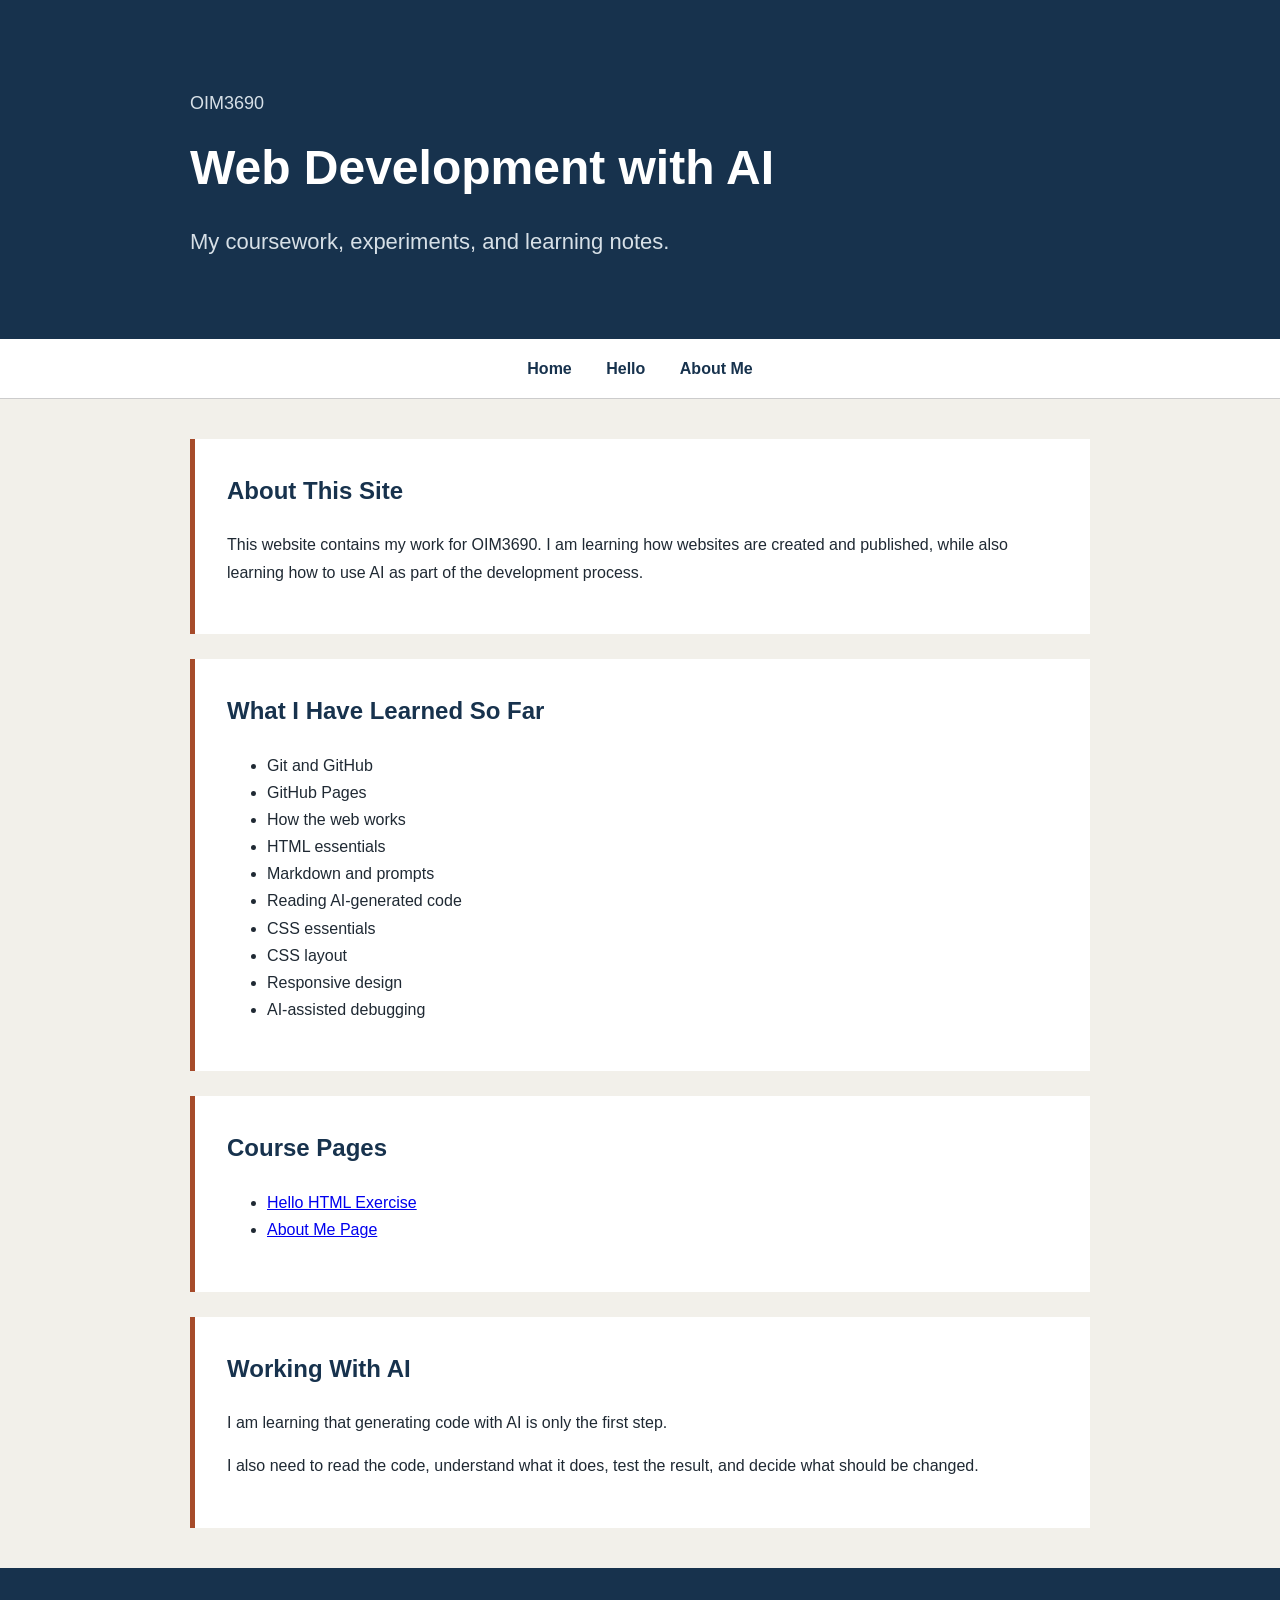
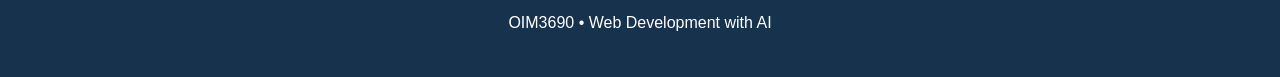
<file: index.html>
<!DOCTYPE html>
<html lang="en">

<head>
    <meta charset="UTF-8">
    <meta name="viewport" content="width=device-width, initial-scale=1.0">

    <title>OIM3690</title>

    <link rel="stylesheet" href="css/styles.css">
</head>

<body>

    <header>

        <div class="header-content">

            <p>OIM3690</p>

            <h1>Web Development with AI</h1>

            <p class="tagline">
                My coursework, experiments, and learning notes.
            </p>

        </div>

    </header>


    <nav>
        <a href="index.html">Home</a>
        <a href="hello.html">Hello</a>
        <a href="about-me.html">About Me</a>
    </nav>


    <main>

        <section>

            <h2>About This Site</h2>

            <p>
                This website contains my work for OIM3690.
                I am learning how websites are created and published,
                while also learning how to use AI as part of the
                development process.
            </p>

        </section>


        <section>

            <h2>What I Have Learned So Far</h2>

            <ul>
                <li>Git and GitHub</li>
                <li>GitHub Pages</li>
                <li>How the web works</li>
                <li>HTML essentials</li>
                <li>Markdown and prompts</li>
                <li>Reading AI-generated code</li>
                <li>CSS essentials</li>
                <li>CSS layout</li>
                <li>Responsive design</li>
                <li>AI-assisted debugging</li>
            </ul>

        </section>


        <section>

            <h2>Course Pages</h2>

            <ul>

                <li>
                    <a href="hello.html">
                        Hello HTML Exercise
                    </a>
                </li>

                <li>
                    <a href="about-me.html">
                        About Me Page
                    </a>
                </li>

            </ul>

        </section>


        <section>

            <h2>Working With AI</h2>

            <p>
                I am learning that generating code with AI is only
                the first step.
            </p>

            <p>
                I also need to read the code, understand what it does,
                test the result, and decide what should be changed.
            </p>

        </section>

    </main>


    <footer>
        <p>OIM3690 • Web Development with AI</p>
    </footer>

</body>

</html>
</file>
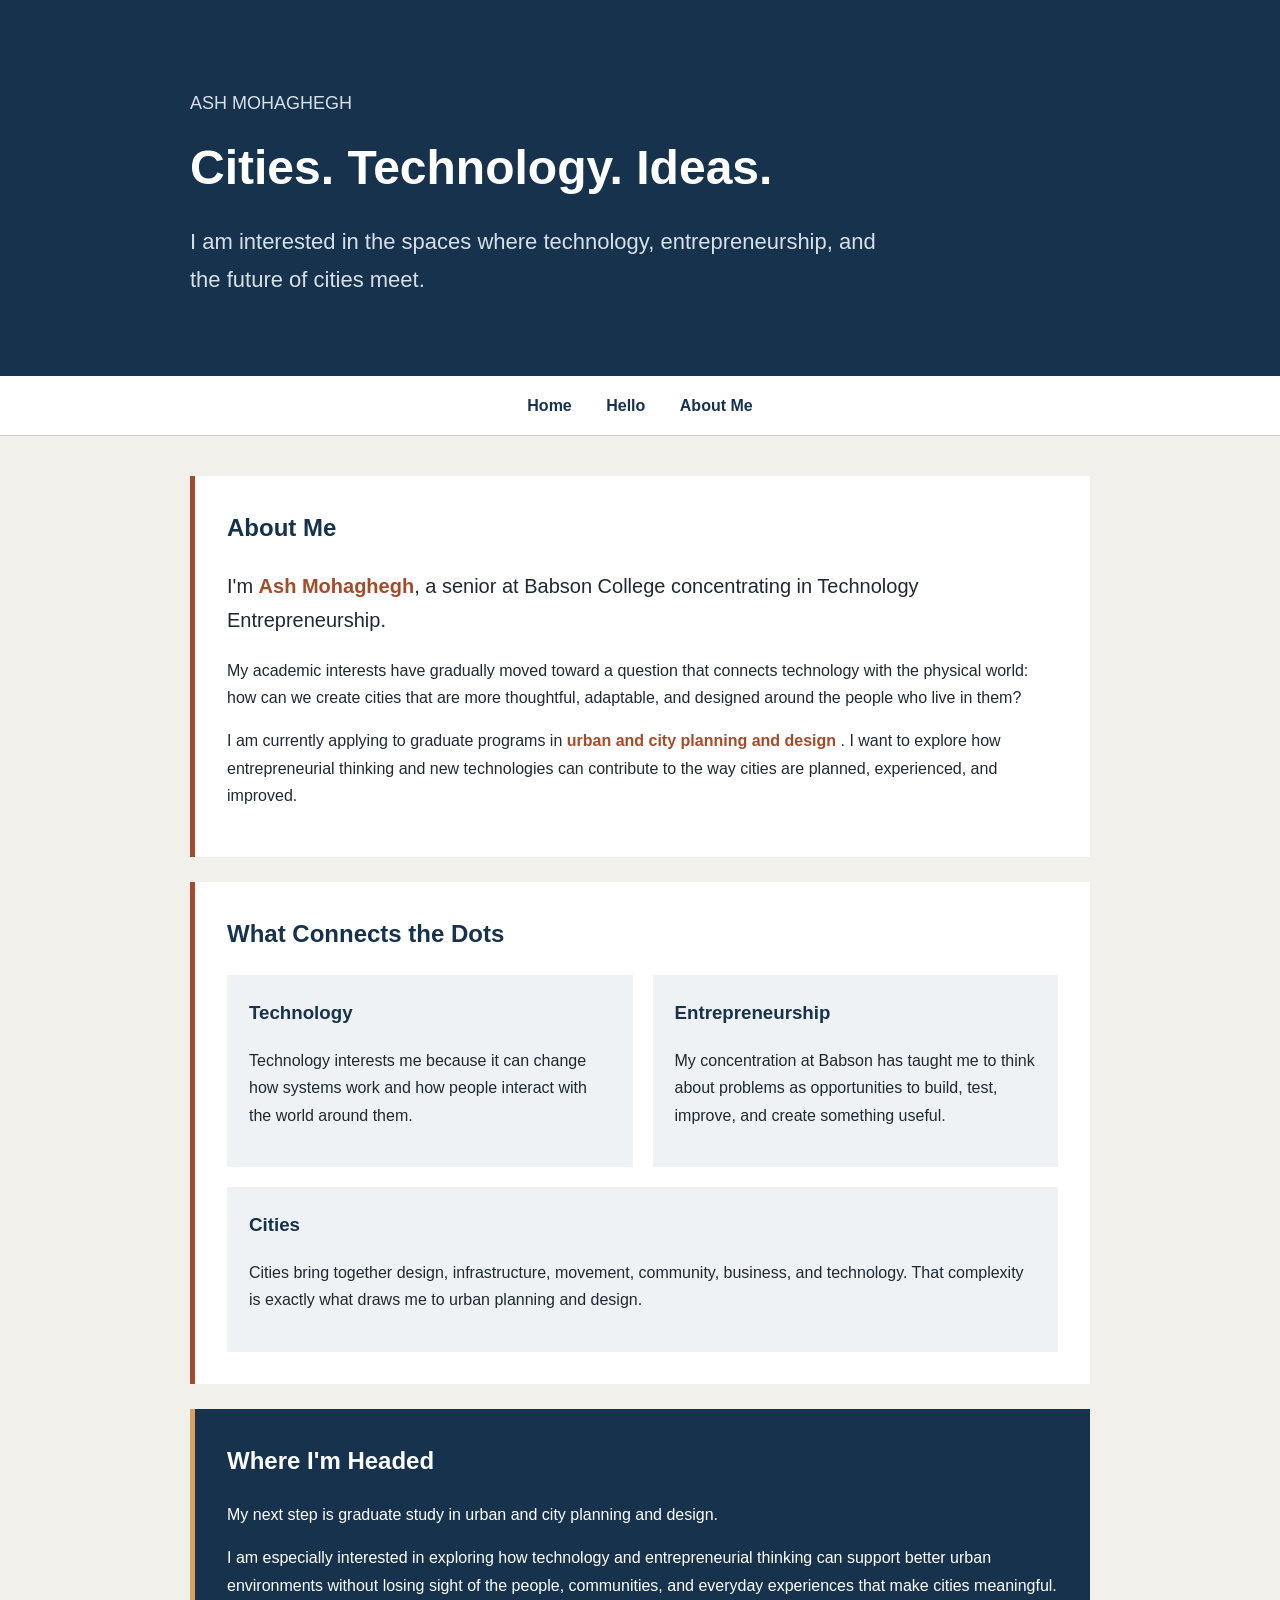
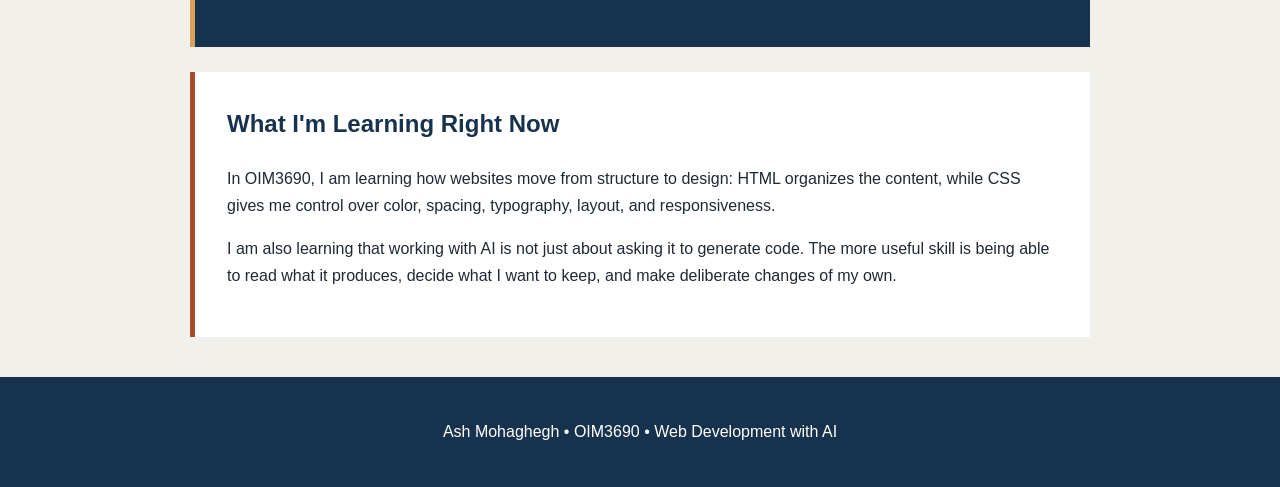
<file: about-me.html>
<!DOCTYPE html>
<html lang="en">

<head>
    <meta charset="UTF-8">
    <meta name="viewport" content="width=device-width, initial-scale=1.0">

    <title>About Ash Mohaghegh</title>

    <link rel="stylesheet" href="css/styles.css">
</head>

<body>

    <header>

        <div class="header-content">

            <p>ASH MOHAGHEGH</p>

            <h1>Cities. Technology. Ideas.</h1>

            <p class="tagline">
                I am interested in the spaces where technology,
                entrepreneurship, and the future of cities meet.
            </p>

        </div>

    </header>


    <nav>
        <a href="index.html">Home</a>
        <a href="hello.html">Hello</a>
        <a href="about-me.html">About Me</a>
    </nav>


    <main>

        <section>

            <h2>About Me</h2>

            <p class="intro">
                I'm <span class="highlight">Ash Mohaghegh</span>,
                a senior at Babson College concentrating in
                Technology Entrepreneurship.
            </p>

            <p>
                My academic interests have gradually moved toward a
                question that connects technology with the physical
                world: how can we create cities that are more thoughtful,
                adaptable, and designed around the people who live in them?
            </p>

            <p>
                I am currently applying to graduate programs in
                <span class="highlight">
                    urban and city planning and design
                </span>.
                I want to explore how entrepreneurial thinking and new
                technologies can contribute to the way cities are planned,
                experienced, and improved.
            </p>

        </section>


        <section>

            <h2>What Connects the Dots</h2>

            <div class="path">

                <div class="path-card">

                    <h3>Technology</h3>

                    <p>
                        Technology interests me because it can change
                        how systems work and how people interact with
                        the world around them.
                    </p>

                </div>


                <div class="path-card">

                    <h3>Entrepreneurship</h3>

                    <p>
                        My concentration at Babson has taught me to
                        think about problems as opportunities to build,
                        test, improve, and create something useful.
                    </p>

                </div>


                <div class="path-card">

                    <h3>Cities</h3>

                    <p>
                        Cities bring together design, infrastructure,
                        movement, community, business, and technology.
                        That complexity is exactly what draws me to
                        urban planning and design.
                    </p>

                </div>

            </div>

        </section>


        <section class="current-focus">

            <h2>Where I'm Headed</h2>

            <p>
                My next step is graduate study in urban and city
                planning and design.
            </p>

            <p>
                I am especially interested in exploring how technology
                and entrepreneurial thinking can support better urban
                environments without losing sight of the people,
                communities, and everyday experiences that make cities
                meaningful.
            </p>

        </section>


        <section>

            <h2>What I'm Learning Right Now</h2>

            <p>
                In OIM3690, I am learning how websites move from
                structure to design: HTML organizes the content,
                while CSS gives me control over color, spacing,
                typography, layout, and responsiveness.
            </p>

            <p>
                I am also learning that working with AI is not just
                about asking it to generate code. The more useful skill
                is being able to read what it produces, decide what I
                want to keep, and make deliberate changes of my own.
            </p>

        </section>

    </main>


    <footer>
        <p>Ash Mohaghegh • OIM3690 • Web Development with AI</p>
    </footer>

</body>

</html>
</file>
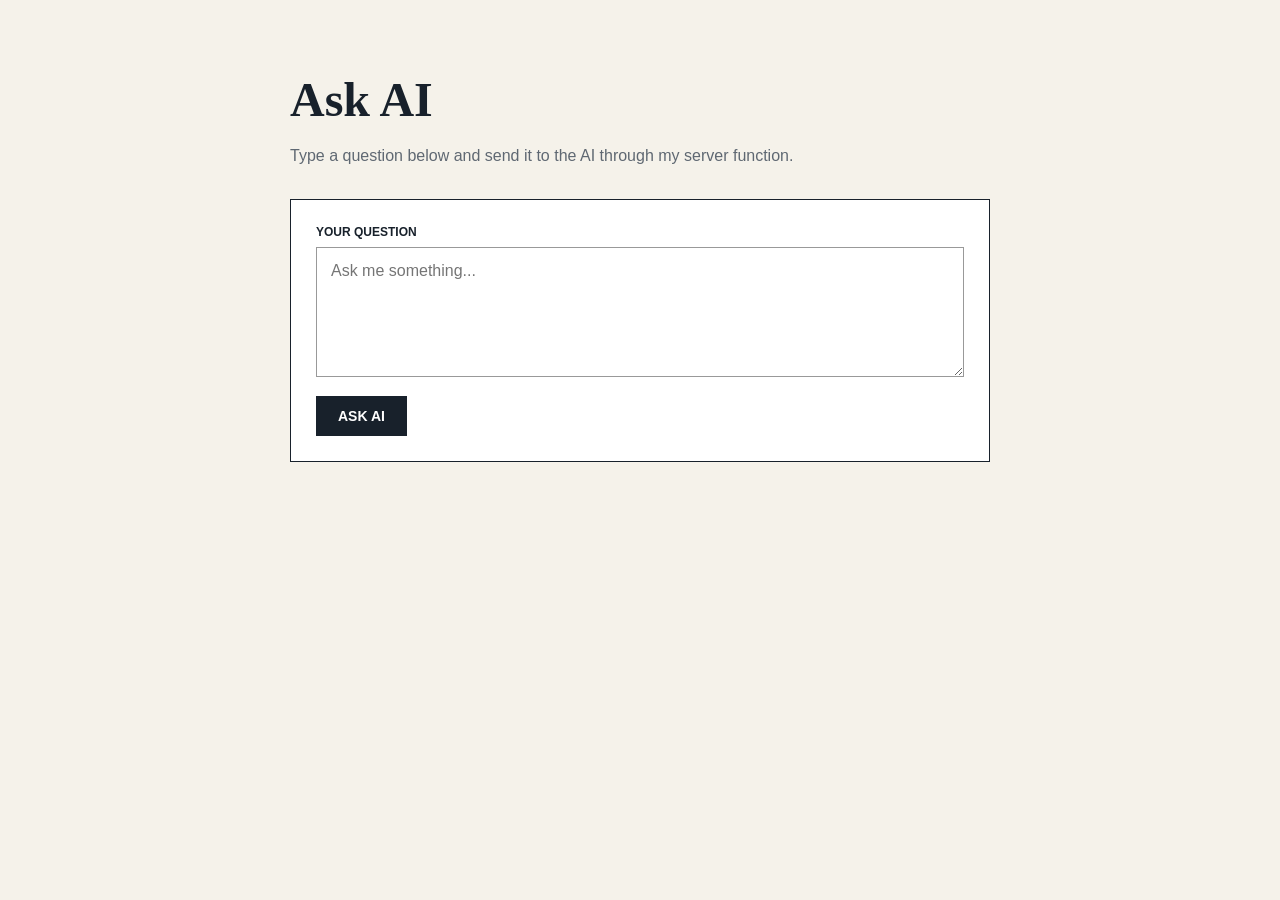
<file: ai-chat.html>
<!DOCTYPE html>
<html lang="en">

<head>
    <meta charset="UTF-8">

    <meta
        name="viewport"
        content="width=device-width, initial-scale=1.0"
    >

    <title>Ask AI</title>

    <style>
        * {
            box-sizing: border-box;
        }

        body {
            margin: 0;
            padding: 40px 20px;

            background: #f5f2ea;
            color: #18212b;

            font-family: Arial, Helvetica, sans-serif;
        }

        main {
            max-width: 700px;
            margin: 0 auto;
        }

        h1 {
            margin-bottom: 10px;

            font-family: Georgia, "Times New Roman", serif;
            font-size: 48px;
        }

        .intro {
            margin-bottom: 30px;
            color: #5f6872;
            line-height: 1.6;
        }

        form {
            padding: 25px;

            border: 1px solid #18212b;
            background: white;
        }

        label {
            display: block;

            margin-bottom: 8px;

            font-size: 12px;
            font-weight: bold;
        }

        textarea {
            width: 100%;
            min-height: 130px;

            padding: 14px;

            border: 1px solid #999;

            font-family: Arial, Helvetica, sans-serif;
            font-size: 16px;

            resize: vertical;
        }

        button {
            margin-top: 15px;
            padding: 12px 22px;

            border: 0;

            background: #18212b;
            color: white;

            font-size: 14px;
            font-weight: bold;

            cursor: pointer;
        }

        button:disabled {
            opacity: 0.6;
            cursor: not-allowed;
        }

        #answer {
            margin-top: 30px;
            padding: 25px;

            border: 1px solid #c9c9c9;
            background: white;

            line-height: 1.7;

            white-space: pre-wrap;
        }

        .hidden {
            display: none;
        }

        .error {
            color: #a12f2f;
        }
    </style>
</head>


<body>

    <main>

        <h1>Ask AI</h1>

        <p class="intro">
            Type a question below and send it to
            the AI through my server function.
        </p>


        <form id="ask-form">

            <label for="question">
                YOUR QUESTION
            </label>

            <textarea
                id="question"
                name="question"
                placeholder="Ask me something..."
                required
            ></textarea>


            <button
                id="ask-button"
                type="submit"
            >
                ASK AI
            </button>

        </form>


        <section
            id="answer"
            class="hidden"
            aria-live="polite"
        ></section>

    </main>


    <script>
        const form =
            document.querySelector("#ask-form");

        const questionInput =
            document.querySelector("#question");

        const button =
            document.querySelector("#ask-button");

        const answerBox =
            document.querySelector("#answer");


        form.addEventListener(
            "submit",
            async function(event) {

                event.preventDefault();


                const question =
                    questionInput.value.trim();


                if (question === "") {
                    return;
                }


                button.disabled = true;

                button.textContent =
                    "ASKING...";


                answerBox.classList.remove(
                    "hidden",
                    "error"
                );

                answerBox.textContent =
                    "Thinking...";


                try {

                    const response =
                        await fetch(
                            "/api/ask",
                            {
                                method: "POST",

                                headers: {
                                    "Content-Type":
                                        "application/json"
                                },

                                body:
                                    JSON.stringify({
                                        question: question
                                    })
                            }
                        );


                    const data =
                        await response.json();


                    if (!response.ok) {

                        throw new Error(
                            data.error ||
                            "The request failed."
                        );
                    }


                    answerBox.textContent =
                        data.answer;


                } catch (error) {

                    console.error(error);


                    answerBox.classList.add(
                        "error"
                    );


                    answerBox.textContent =
                        "Sorry, the AI could not answer right now.";
                }


                button.disabled = false;

                button.textContent =
                    "ASK AI";
            }
        );
    </script>

</body>

</html>
</file>
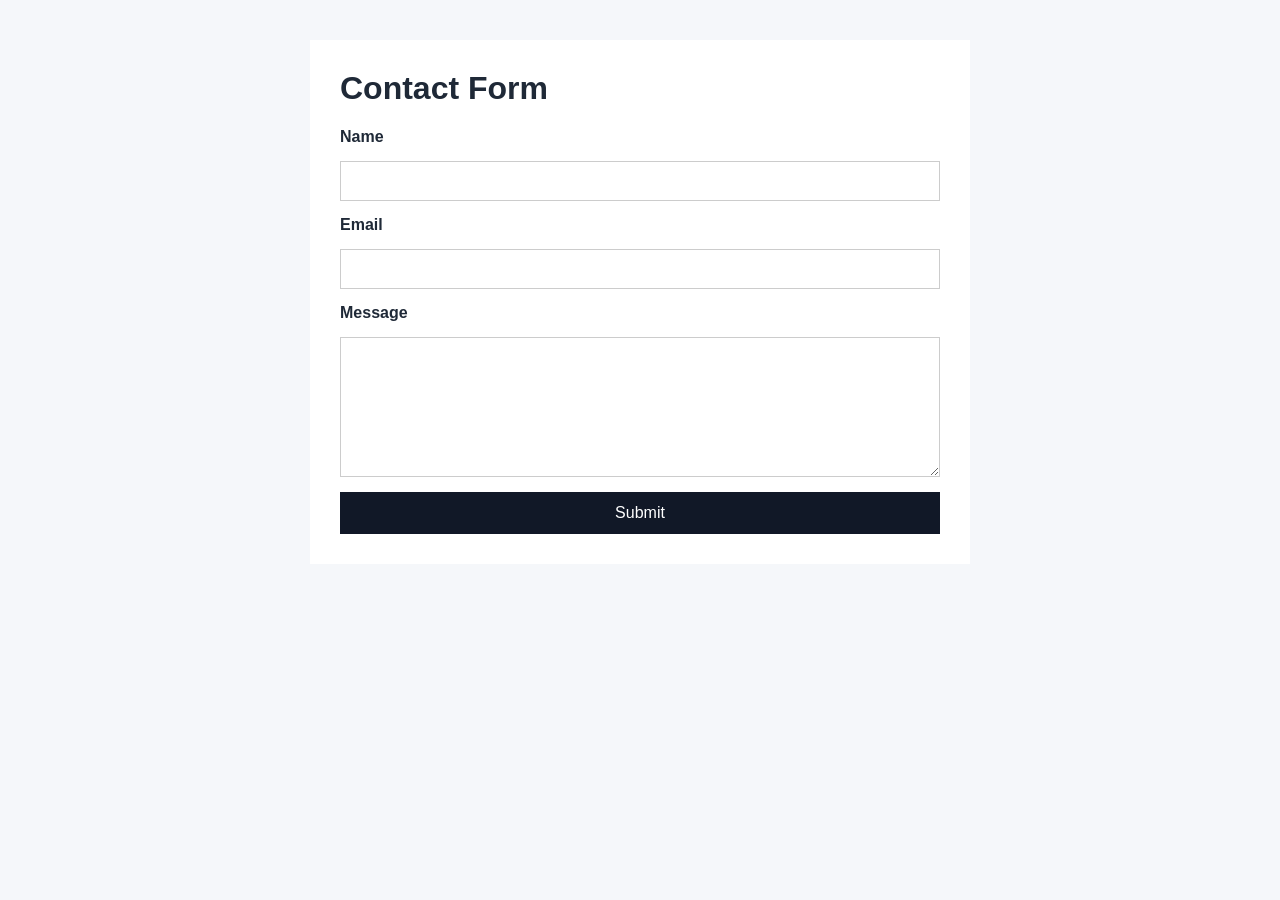
<file: contact.html>
<!DOCTYPE html>
<html lang="en">

<head>
    <meta charset="UTF-8">
    <meta name="viewport" content="width=device-width, initial-scale=1.0">

    <title>Contact Form</title>

    <style>
        body {
            font-family: Arial, Helvetica, sans-serif;
            background-color: #f5f7fa;
            color: #1f2937;
            margin: 0;
            padding: 40px 20px;
        }

        main {
            max-width: 600px;
            margin: 0 auto;
            background-color: white;
            padding: 30px;
        }

        h1 {
            margin-top: 0;
        }

        form {
            display: flex;
            flex-direction: column;
            gap: 15px;
        }

        label {
            font-weight: bold;
        }

        input,
        textarea {
            width: 100%;
            padding: 10px;
            box-sizing: border-box;
            font: inherit;
            border: 1px solid #cccccc;
        }

        textarea {
            min-height: 140px;
        }

        button {
            background-color: #111827;
            color: white;
            border: none;
            padding: 12px 18px;
            font: inherit;
            cursor: pointer;
        }

        button:hover {
            background-color: #374151;
        }
    </style>
</head>

<body>

    <main>

        <h1>Contact Form</h1>

        <form>

            <label for="name">Name</label>
            <input
                type="text"
                id="name"
                name="name"
                required
            >

            <label for="email">Email</label>
            <input
                type="email"
                id="email"
                name="email"
                required
            >

            <label for="message">Message</label>
            <textarea
                id="message"
                name="message"
                required
            ></textarea>

            <button type="submit">
                Submit
            </button>

        </form>

    </main>

</body>

</html>
</file>
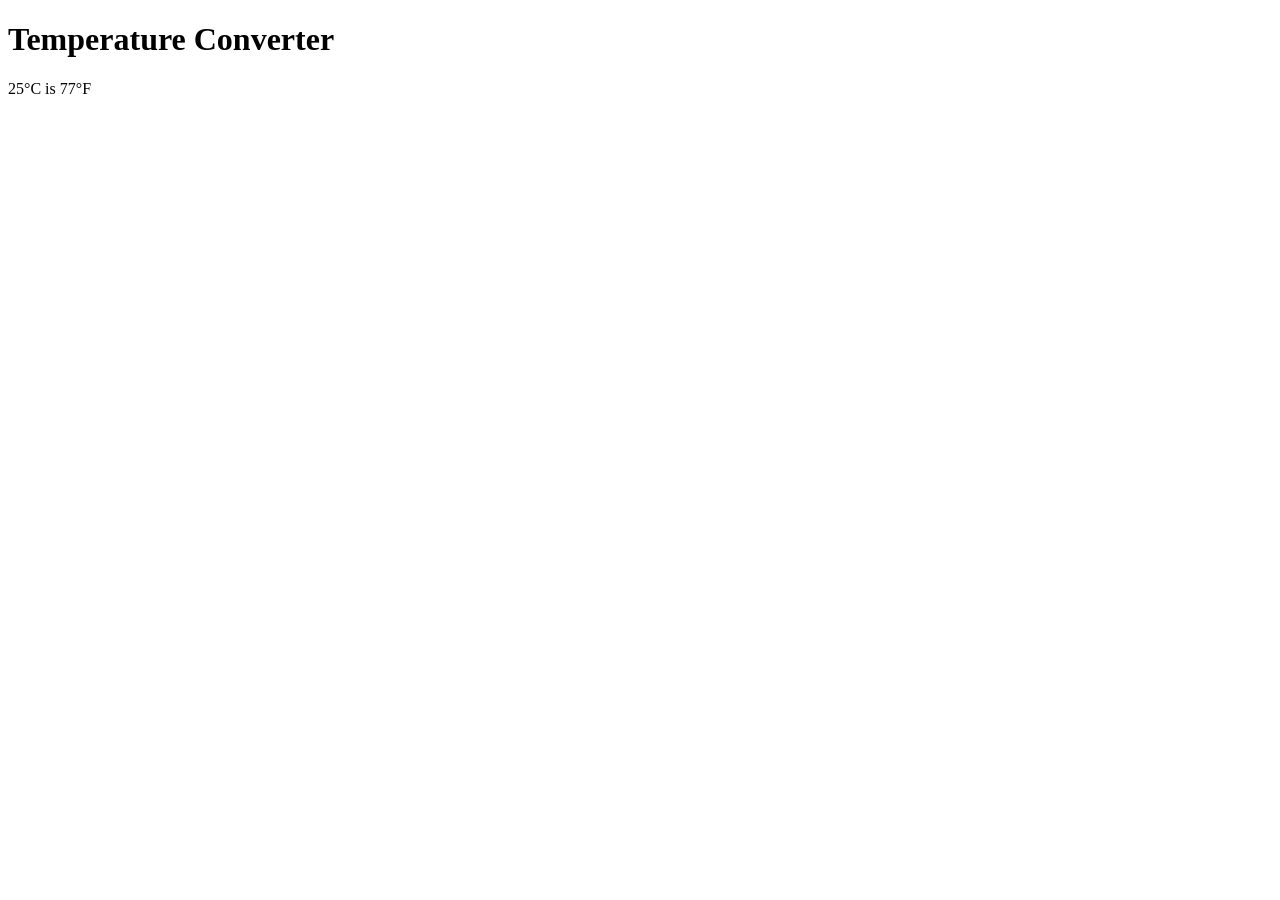
<file: converter.html>
<!DOCTYPE html>
<html lang="en">

<head>
    <meta charset="UTF-8">
    <meta name="viewport" content="width=device-width, initial-scale=1.0">

    <title>Temperature Converter</title>
</head>

<body>

    <h1>Temperature Converter</h1>

    <p id="result"></p>

    <script>
        function toFahrenheit(celsius) {
            return (celsius * 9 / 5) + 32;
        }

        const celsius = 25;
        const fahrenheit = toFahrenheit(celsius);

        document.querySelector("#result").textContent =
            celsius + "°C is " + fahrenheit + "°F";
    </script>

</body>

</html>
</file>
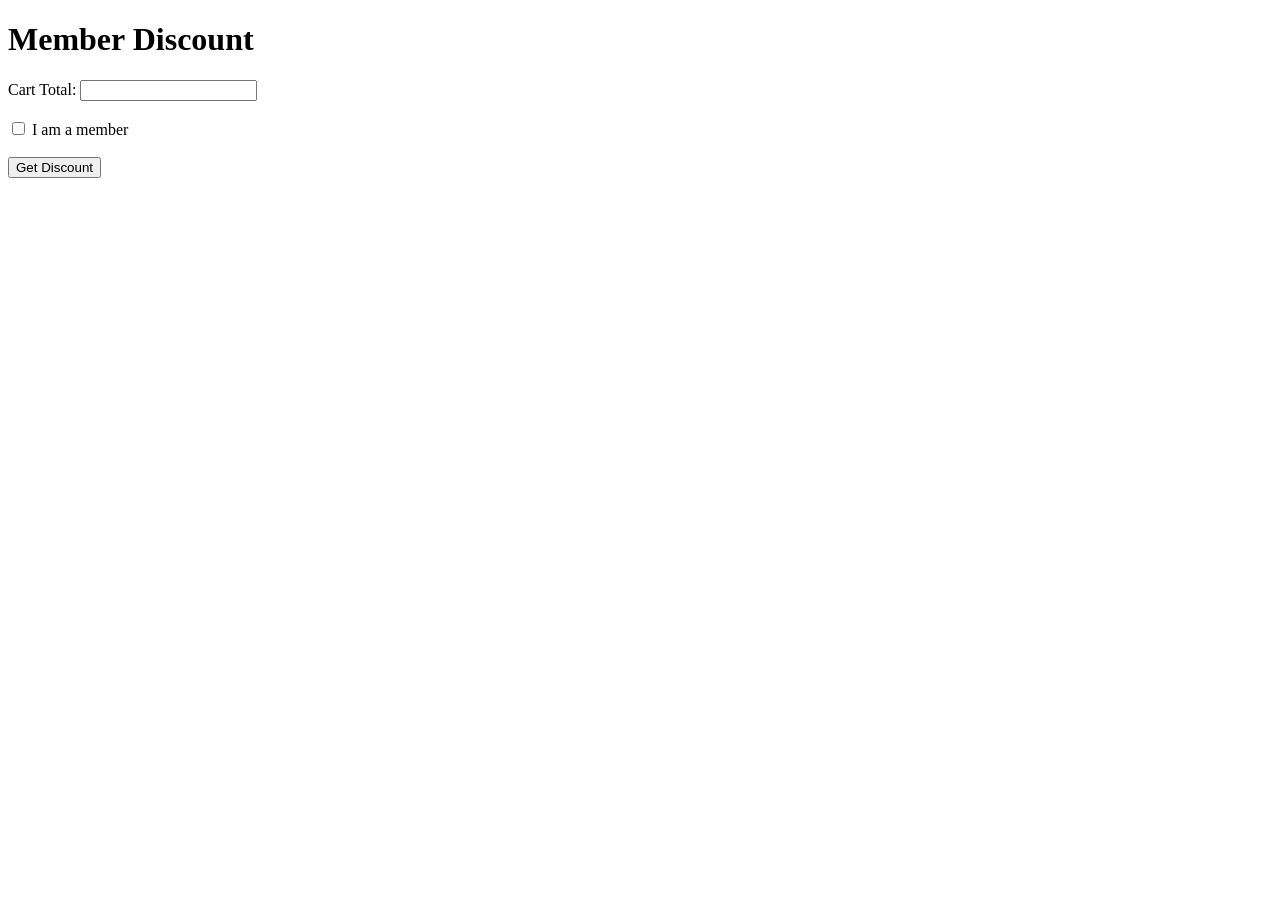
<file: discount.html>
<!DOCTYPE html>
<html lang="en">

<head>
    <meta charset="UTF-8">
    <meta name="viewport" content="width=device-width, initial-scale=1.0">
    <title>Member Discount</title>
</head>

<body>

    <h1>Member Discount</h1>

    <form id="discount-form">

        <label for="total">Cart Total:</label>
        <input type="number" id="total" min="0" required>

        <br><br>

        <label>
            <input type="checkbox" id="member">
            I am a member
        </label>

        <br><br>

        <button type="submit">Get Discount</button>

    </form>

    <p id="result"></p>


    <script>

        function getDiscount(total, isMember) {

            if (total >= 100) {

                if (isMember) {
                    return 20;
                } else {
                    return 10;
                }

            } else {
                return 0;
            }

        }


        const form = document.querySelector("#discount-form");
        const totalInput = document.querySelector("#total");
        const memberInput = document.querySelector("#member");
        const result = document.querySelector("#result");


        form.addEventListener("submit", function(event) {

            event.preventDefault();

            const total = Number(totalInput.value);
            const isMember = memberInput.checked;

            const discount = getDiscount(total, isMember);

            result.textContent = "Your discount is " + discount + "%.";

        });

    </script>

</body>

</html>
</file>
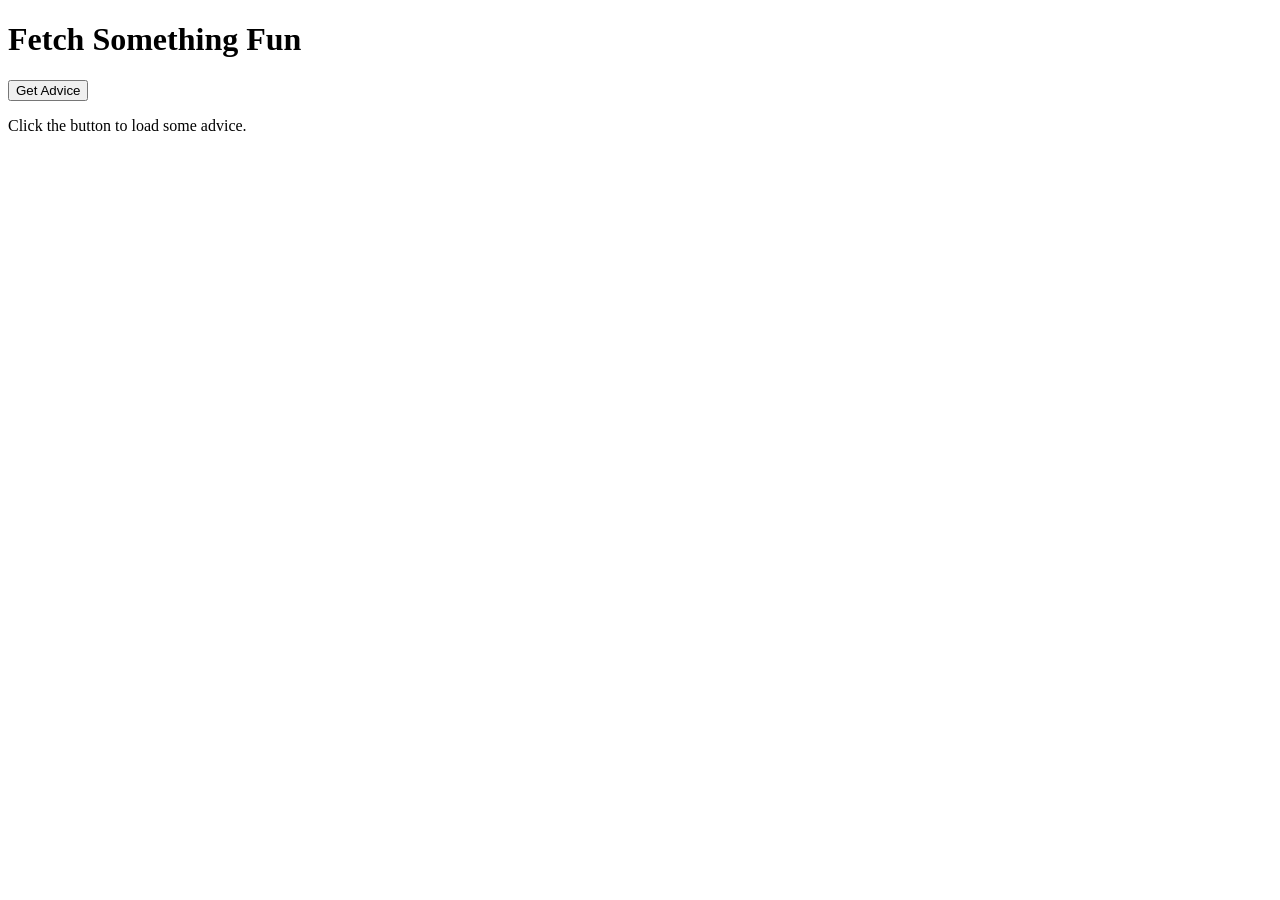
<file: fetch-fun.html>
<!DOCTYPE html>
<html lang="en">

<head>
    <meta charset="UTF-8">
    <meta name="viewport" content="width=device-width, initial-scale=1.0">
    <title>Fetch Something Fun</title>
</head>

<body>

    <h1>Fetch Something Fun</h1>

    <button id="fetch-button" type="button">
        Get Advice
    </button>

    <p id="result">
        Click the button to load some advice.
    </p>


    <script>

        const button = document.querySelector("#fetch-button");
        const result = document.querySelector("#result");


        button.addEventListener("click", async function() {

            result.textContent = "Loading...";

            try {

                const response = await fetch(
                    "https://api.adviceslip.com/advice"
                );


                if (!response.ok) {
                    throw new Error(
                        "Request failed: " + response.status
                    );
                }


                const data = await response.json();

                result.textContent = data.slip.advice;

            } catch (error) {

                result.textContent =
                    "Could not load advice. Please try again.";

                console.log(error);
            }

        });

    </script>

</body>

</html>
</file>
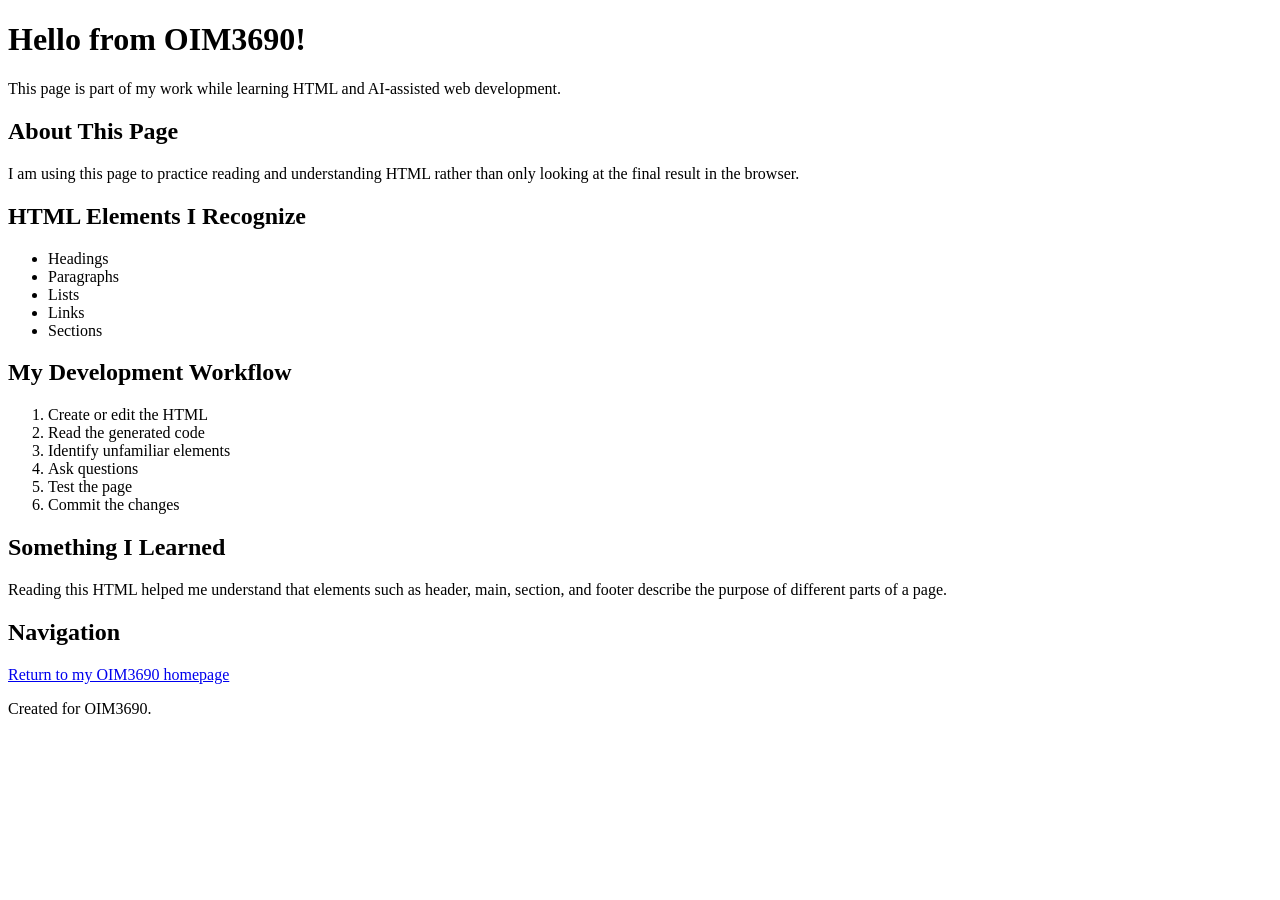
<file: hello.html>
<!DOCTYPE html>
<html lang="en">

<head>
    <meta charset="UTF-8">
    <meta name="viewport" content="width=device-width, initial-scale=1.0">

    <title>Hello from OIM3690</title>
</head>

<body>

    <header>
        <h1>Hello from OIM3690!</h1>

        <p>
            This page is part of my work while learning
            HTML and AI-assisted web development.
        </p>
    </header>

    <main>

        <section>
            <h2>About This Page</h2>

            <p>
                I am using this page to practice reading and
                understanding HTML rather than only looking
                at the final result in the browser.
            </p>
        </section>

        <section>
            <h2>HTML Elements I Recognize</h2>

            <ul>
                <li>Headings</li>
                <li>Paragraphs</li>
                <li>Lists</li>
                <li>Links</li>
                <li>Sections</li>
            </ul>
        </section>

        <section>
            <h2>My Development Workflow</h2>

            <ol>
                <li>Create or edit the HTML</li>
                <li>Read the generated code</li>
                <li>Identify unfamiliar elements</li>
                <li>Ask questions</li>
                <li>Test the page</li>
                <li>Commit the changes</li>
            </ol>
        </section>

        <section>
            <h2>Something I Learned</h2>

            <p>
                Reading this HTML helped me understand that
                elements such as header, main, section, and footer
                describe the purpose of different parts of a page.
            </p>
        </section>

        <section>
            <h2>Navigation</h2>

            <p>
                <a href="index.html">
                    Return to my OIM3690 homepage
                </a>
            </p>
        </section>

    </main>

    <footer>
        <p>Created for OIM3690.</p>
    </footer>

</body>

</html>
</file>
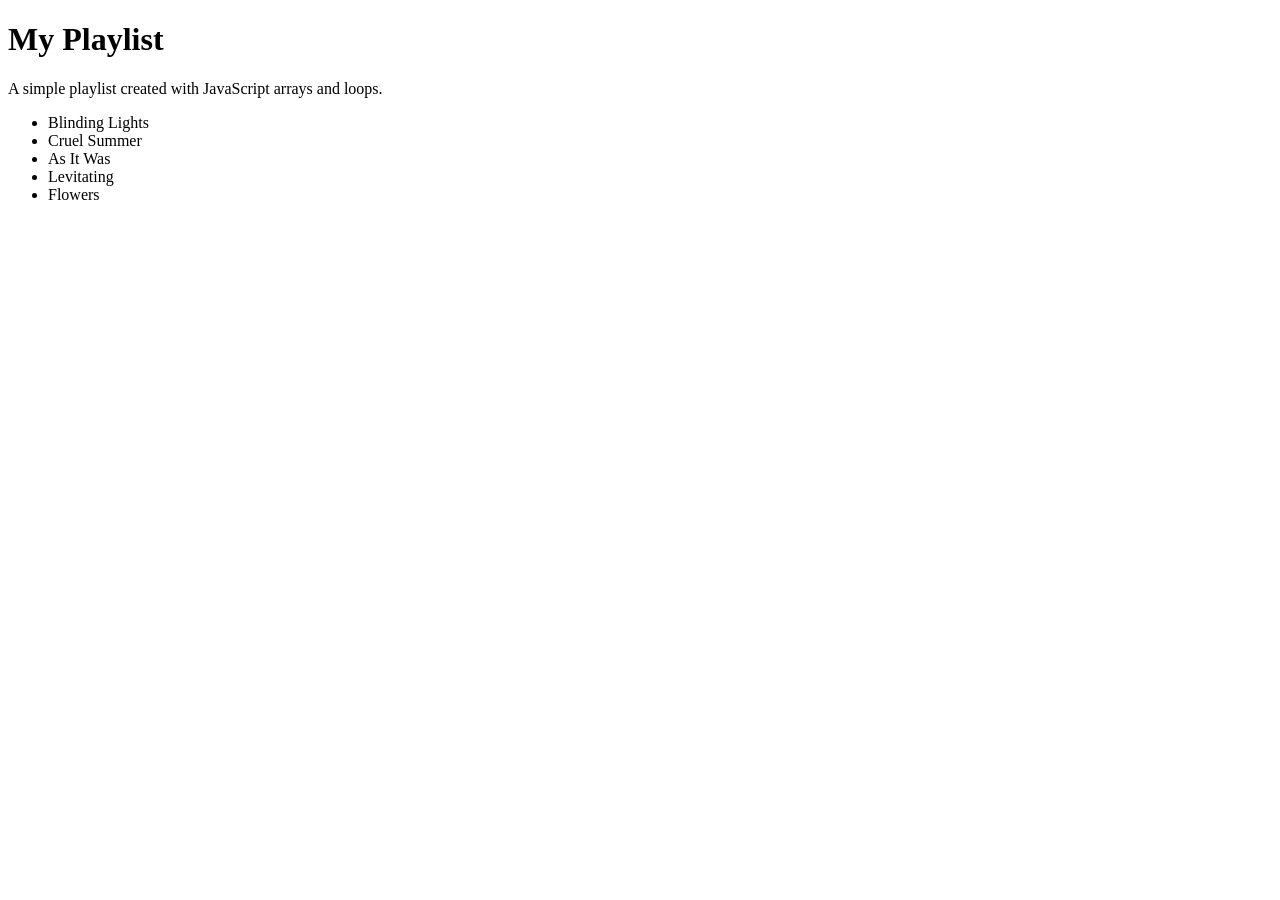
<file: playlist.html>
<!DOCTYPE html>
<html lang="en">

<head>
    <meta charset="UTF-8">
    <meta name="viewport" content="width=device-width, initial-scale=1.0">
    <title>My Playlist</title>
</head>

<body>

    <h1>My Playlist</h1>

    <p>A simple playlist created with JavaScript arrays and loops.</p>

    <ul id="playlist"></ul>

    <script src="js/playlist.js"></script>

</body>

</html>
</file>
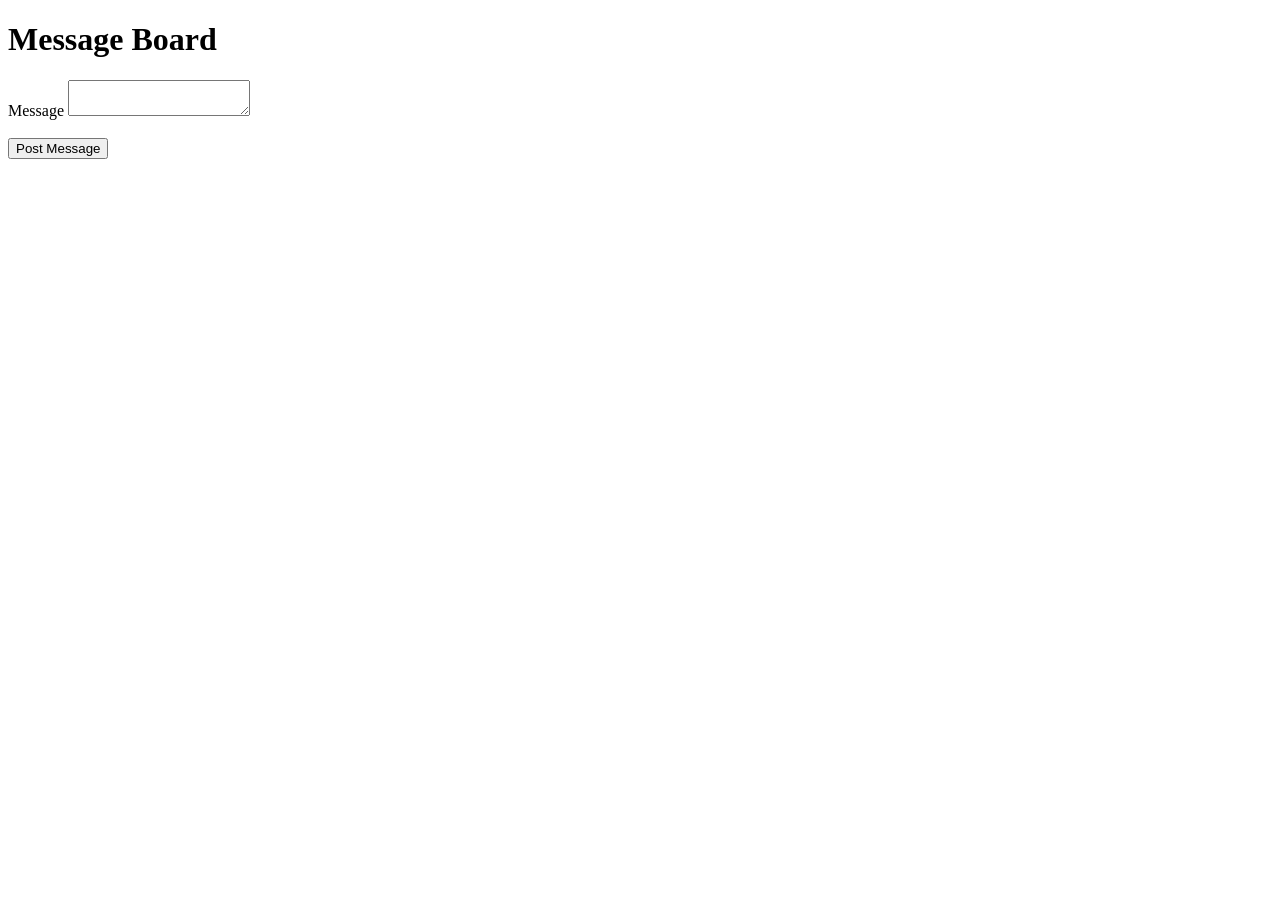
<file: post-message.html>
<!DOCTYPE html>
<html lang="en">

<head>
    <meta charset="UTF-8">
    <meta name="viewport" content="width=device-width, initial-scale=1.0">
    <title>Message Board</title>
</head>

<body>

    <h1>Message Board</h1>

    <form id="message-form">

        <label for="message">Message</label>

        <textarea
            id="message"
            name="message"
            required
        ></textarea>

        <br><br>

        <button type="submit">
            Post Message
        </button>

    </form>

    <p id="result"></p>


    <script>

        const form = document.querySelector("#message-form");
        const messageInput = document.querySelector("#message");
        const result = document.querySelector("#result");


        form.addEventListener("submit", async function(event) {

            event.preventDefault();

            const message = messageInput.value.trim();

            if (message === "") {
                result.textContent = "Please enter a message.";
                return;
            }

            try {

                const response = await fetch(
                    "https://oim.zhili.dev/message",
                    {
                        method: "POST",

                        headers: {
                            "Content-Type": "application/json"
                        },

                        body: JSON.stringify({
                            token: "ashmohaghegh05",
                            message: message
                        })
                    }
                );


                if (!response.ok) {
                    throw new Error(
                        "Request failed: " + response.status
                    );
                }


                result.textContent = "Message posted successfully.";

                messageInput.value = "";

            } catch (error) {

                result.textContent =
                    "Could not post the message.";

                console.log(error);
            }

        });

    </script>

</body>

</html>
</file>
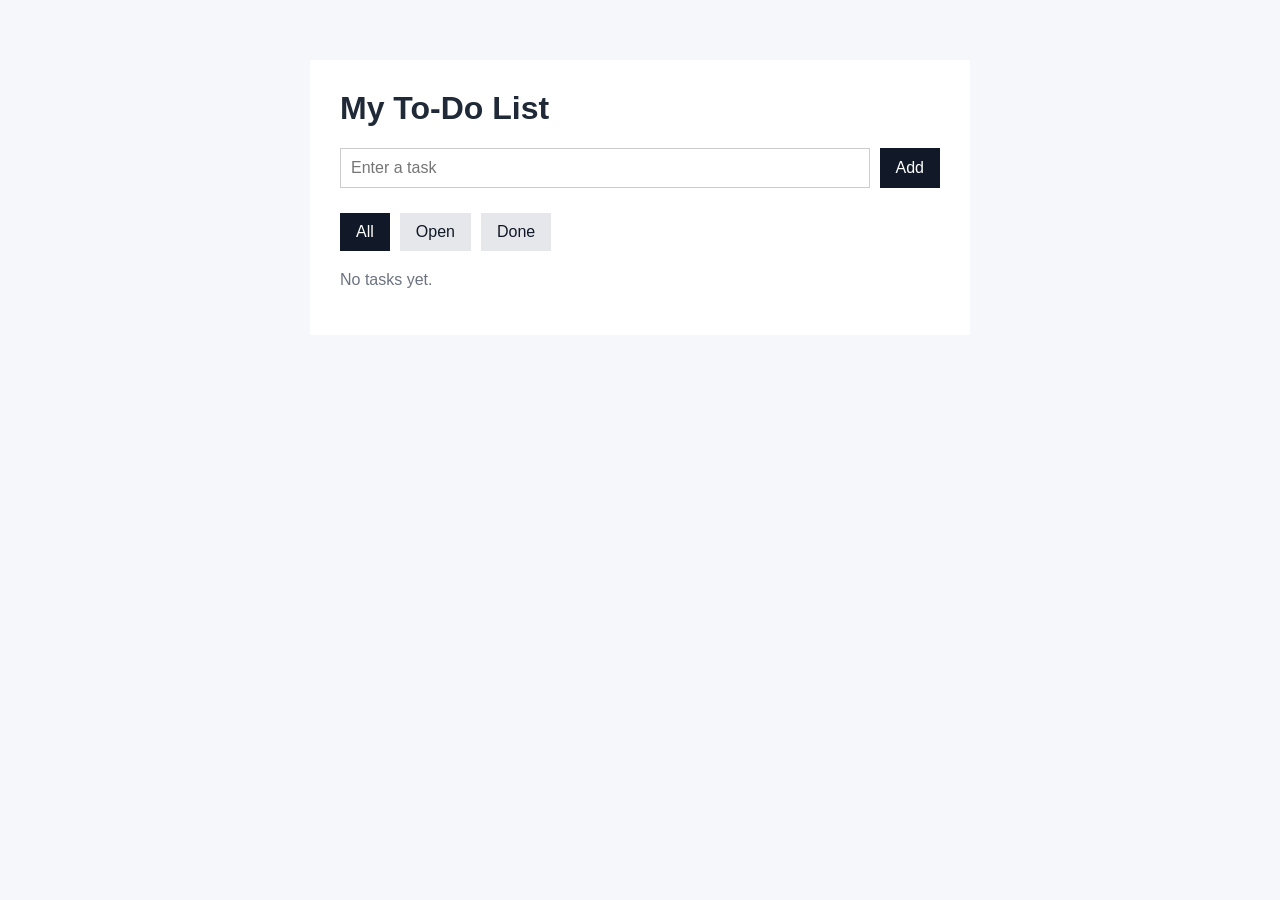
<file: todo.html>
<!DOCTYPE html>
<html lang="en">

<head>
    <meta charset="UTF-8">
    <meta name="viewport" content="width=device-width, initial-scale=1.0">

    <title>To-Do App</title>

    <link rel="stylesheet" href="css/todo.css?v=2">
</head>

<body>

    <main>

        <h1>My To-Do List</h1>

        <form id="todo-form">

            <input
                type="text"
                id="todo-input"
                placeholder="Enter a task"
                required
            >

            <button type="submit">
                Add
            </button>

        </form>


        <div id="filter-buttons">

            <button
                type="button"
                data-filter="all"
                class="active-filter"
            >
                All
            </button>

            <button
                type="button"
                data-filter="open"
            >
                Open
            </button>

            <button
                type="button"
                data-filter="done"
            >
                Done
            </button>

        </div>


        <p id="empty-message">
            No tasks yet.
        </p>

        <ul id="todo-list"></ul>

    </main>

    <script src="js/todo.js"></script>

</body>

</html>
</file>
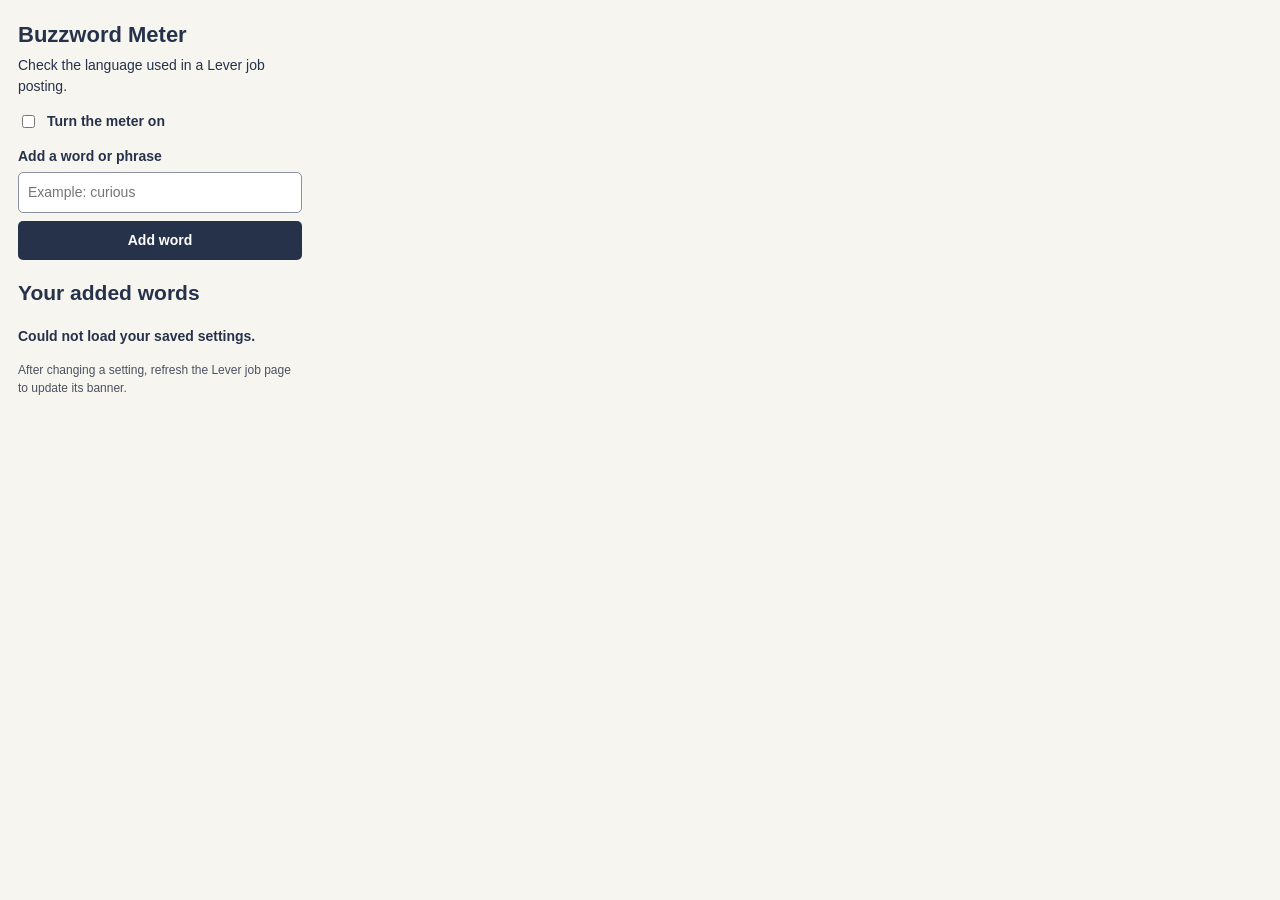
<file: buzzword-meter/popup.html>
<!DOCTYPE html>
<html lang="en">
<head>
  <meta charset="UTF-8">
  <meta name="viewport" content="width=device-width, initial-scale=1">
  <title>Buzzword Meter</title>

  <style>
    * {
      box-sizing: border-box;
    }

    body {
      width: 320px;
      margin: 0;
      padding: 18px;
      color: #25324a;
      background: #f7f5ef;
      font: 14px/1.5 Arial, Helvetica, sans-serif;
    }

    h1 {
      margin: 0 0 4px;
      font-size: 22px;
    }

    p {
      margin: 0 0 14px;
    }

    .setting {
      display: flex;
      align-items: center;
      gap: 9px;
      margin: 14px 0;
      font-weight: 700;
    }

    label[for="word-input"] {
      display: block;
      margin-bottom: 5px;
      font-weight: 700;
    }

    input[type="text"] {
      width: 100%;
      padding: 9px;
      border: 1px solid #8b91a0;
      border-radius: 5px;
      font: inherit;
    }

    button {
      padding: 9px 12px;
      border: 0;
      border-radius: 5px;
      color: #ffffff;
      background: #25324a;
      font: inherit;
      font-weight: 700;
      cursor: pointer;
    }

    button:hover {
      background: #394b6d;
    }

    button:focus-visible,
    input:focus-visible {
      outline: 3px solid #d39b00;
      outline-offset: 2px;
    }

    #add-word {
      width: 100%;
      margin-top: 8px;
    }

    #custom-word-list {
      padding-left: 20px;
      overflow-wrap: anywhere;
    }

    .remove-word {
      margin-left: 8px;
      padding: 3px 7px;
      color: #25324a;
      background: #e6e8ed;
      font-size: 12px;
    }

    #status {
      min-height: 21px;
      margin-top: 12px;
      font-weight: 700;
    }

    .help {
      margin-top: 12px;
      color: #4b5260;
      font-size: 12px;
    }
  </style>
</head>

<body>
  <h1>Buzzword Meter</h1>
  <p>Check the language used in a Lever job posting.</p>

  <label class="setting">
    <input id="enabled" type="checkbox">
    Turn the meter on
  </label>

  <label for="word-input">Add a word or phrase</label>
  <input
    id="word-input"
    type="text"
    autocomplete="off"
    placeholder="Example: curious"
  >

  <button id="add-word" type="button">Add word</button>

  <h2>Your added words</h2>
  <ul id="custom-word-list"></ul>

  <p id="status" role="status" aria-live="polite"></p>

  <p class="help">
    After changing a setting, refresh the Lever job page to update its banner.
  </p>

  <script src="popup.js"></script>
</body>
</html>
</file>
<file: css/styles.css>
body {
    margin: 0;
    font-family: Arial, Helvetica, sans-serif;
    background-color: #f2f0ea;
    color: #1f2933;
    line-height: 1.7;
}

header {
    background-color: #17324d;
    color: white;
    padding: 70px 25px;
}

.header-content {
    max-width: 900px;
    margin: auto;
}

header p {
    color: #d7e0e7;
    font-size: 18px;
    margin-bottom: 8px;
}

h1 {
    font-size: 48px;
    margin: 0;
}

.tagline {
    font-size: 22px;
    margin-top: 15px;
    max-width: 700px;
}

nav {
    background-color: #ffffff;
    text-align: center;
    padding: 16px;
    border-bottom: 1px solid #cccccc;
}

nav a {
    color: #17324d;
    text-decoration: none;
    font-weight: bold;
    margin: 0 15px;
}

nav a:hover {
    color: #a64b2a;
}

main {
    max-width: 900px;
    margin: 40px auto;
    padding: 0 20px;
}

section {
    background-color: white;
    padding: 32px;
    margin-bottom: 25px;
    border-left: 5px solid #a64b2a;
}

h2 {
    color: #17324d;
    margin-top: 0;
}

.intro {
    font-size: 20px;
}

.highlight {
    color: #a64b2a;
    font-weight: bold;
}

.path {
    display: flex;
    gap: 20px;
    flex-wrap: wrap;
}

.path-card {
    flex: 1;
    min-width: 220px;
    background-color: #eef2f4;
    padding: 22px;
}

.path-card h3 {
    color: #17324d;
    margin-top: 0;
}

.current-focus {
    background-color: #17324d;
    color: white;
    border-left: 5px solid #d8a25e;
}

.current-focus h2 {
    color: white;
}

footer {
    background-color: #17324d;
    color: white;
    text-align: center;
    padding: 25px;
    margin-top: 40px;
}

/* Responsive design */

@media (max-width: 600px) {

    h1 {
        font-size: 36px;
    }

    .tagline {
        font-size: 18px;
    }

    nav a {
        display: block;
        margin: 8px 0;
    }

    .path {
        display: block;
    }

    .path-card {
        margin-bottom: 15px;
    }

    main {
        margin: 20px auto;
        padding: 0 12px;
    }

    section {
        padding: 22px;
    }
}
</file>
<file: css/todo.css>
body {
    margin: 0;
    font-family: Arial, Helvetica, sans-serif;
    background-color: #f5f7fa;
    color: #1f2937;
}

main {
    max-width: 600px;
    margin: 60px auto;
    padding: 30px;
    background-color: white;
}

h1 {
    margin-top: 0;
}

#todo-form {
    display: flex;
    gap: 10px;
    margin-bottom: 25px;
}

#todo-input {
    flex: 1;
    padding: 10px;
    font: inherit;
    border: 1px solid #cccccc;
}

button {
    padding: 10px 16px;
    border: none;
    background-color: #111827;
    color: white;
    font: inherit;
    cursor: pointer;
}

button:hover {
    background-color: #374151;
}

#filter-buttons {
    display: flex;
    gap: 10px;
    margin-bottom: 20px;
}

#filter-buttons button {
    background-color: #e5e7eb;
    color: #111827;
}

#filter-buttons button:hover {
    background-color: #d1d5db;
}

#filter-buttons .active-filter {
    background-color: #111827;
    color: white;
}

#todo-list {
    list-style: none;
    padding: 0;
}

.todo-item {
    display: flex;
    align-items: center;
    gap: 10px;
    padding: 12px 0;
    border-bottom: 1px solid #dddddd;
}

.todo-text {
    flex: 1;
}

.completed .todo-text {
    text-decoration: line-through;
    color: #6b7280;
}

.delete-button {
    background-color: #b91c1c;
}

.delete-button:hover {
    background-color: #991b1b;
}

#empty-message {
    color: #6b7280;
}
</file>
